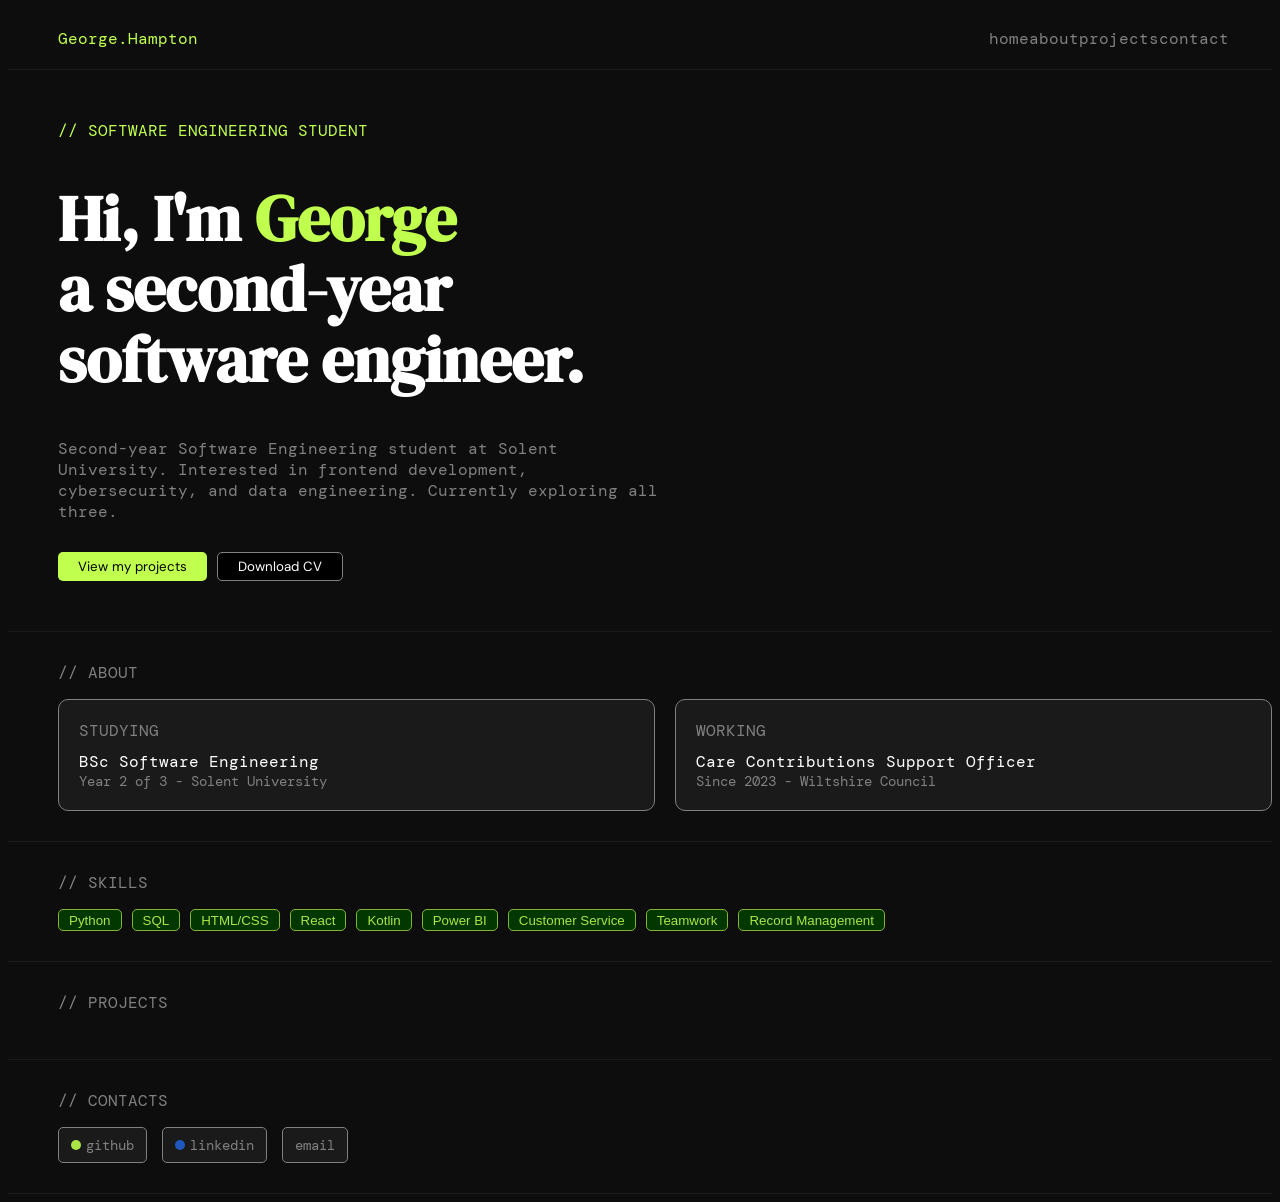
<file: index.html>
<!DOCTYPE html>
<html lang="en">
<head>
    <meta charset="UTF-8">
    <meta name="viewport" content="width=device-width, initial-scale=1.0">
    <link rel="preconnect" href="https://fonts.googleapis.com">
    <link rel="preconnect" href="https://fonts.gstatic.com" crossorigin>
    <link href="https://fonts.googleapis.com/css2?family=DM+Sans&display=swap" rel="stylesheet">
    <link href="https://fonts.googleapis.com/css2?family=DM+Mono&display=swap" rel="stylesheet">
    <link href="https://fonts.googleapis.com/css2?family=DM+Serif+Display&display=swap" rel="stylesheet">
    <link rel="stylesheet" href="styles/styles.css">
    <title>Portfolio Site</title>
</head>
<body>
    <div class="navigation_bar">
        <p class="title">George.Hampton</p>
        <nav class="navigation_buttons">
            <a class="nav_button" href="index.html">home</a>
            <a class="nav_button" href="about.html">about</a>
            <a class="nav_button" href="projects.html">projects</a>
            <a class="nav_button" href="contact.html">contact</a>
        </nav>
    </div>

    <div class="welcome_box">
        <div class="comments">// SOFTWARE ENGINEERING STUDENT</div>
        <div class="welcome_text">
            <h1>
                Hi, I'm <em>George</em>
                <br>
                a second-year
                <br>
                software engineer.
            </h1>
        </div>
        <div class="summary">
            Second-year Software Engineering student at Solent University. Interested in frontend development, cybersecurity, and data engineering. Currently exploring all three.
        </div>
        <div id="main_buttons">
            <button id="main_projects_btn">View my projects</button>
            <button id="main_CV_btn">Download CV</button>
        </div>
    </div>
    <div class="info_container">
        <p class="subtitle">// ABOUT</p>
        <div class="card_container">
            <div class="card">
                <div class="card_type">
                    STUDYING
                </div>
                <div class="card_title">
                    BSc Software Engineering
                </div>
                <div class="card_description">
                    Year 2 of 3 - Solent University
                </div>
            </div>

            <div class="card">
                <div class="card_type">
                    WORKING
                </div>
                <div class="card_title">
                    Care Contributions Support Officer
                </div>
                <div class="card_description">
                    Since 2023 - Wiltshire Council
                </div>
            </div>
        </div>
    </div>

    <div class="info_container">
        <p class="subtitle">// SKILLS</p>
        <div id="skills_container">
            <button class="skills_btn">Python</button>
            <button class="skills_btn">SQL</button>
            <button class="skills_btn">HTML/CSS</button>
            <button class="skills_btn">React</button>
            <button class="skills_btn">Kotlin</button>
            <button class="skills_btn">Power BI</button>
            <button class="skills_btn">Customer Service</button>
            <button class="skills_btn">Teamwork</button>
            <button class="skills_btn">Record Management</button>
        </div>
    </div>

    <div class="info_container">
        <p class="subtitle">// PROJECTS</p>

    </div>
    <div class="info_container">
        <p class="subtitle">// CONTACTS</p>
        <div id="contacts_container">
            <a class="contact_btn" href="https://github.com/Ge021" target="_blank"><div id="green"></div>github</a>
            <a class="contact_btn" href="https://www.linkedin.com/in/george-hampton-37436b2bb/" target="_blank"><div id="blue"></div>linkedin</a>
            <button class="contact_btn">email</button>
        </div>
    </div>

</body>
</html>
</file>
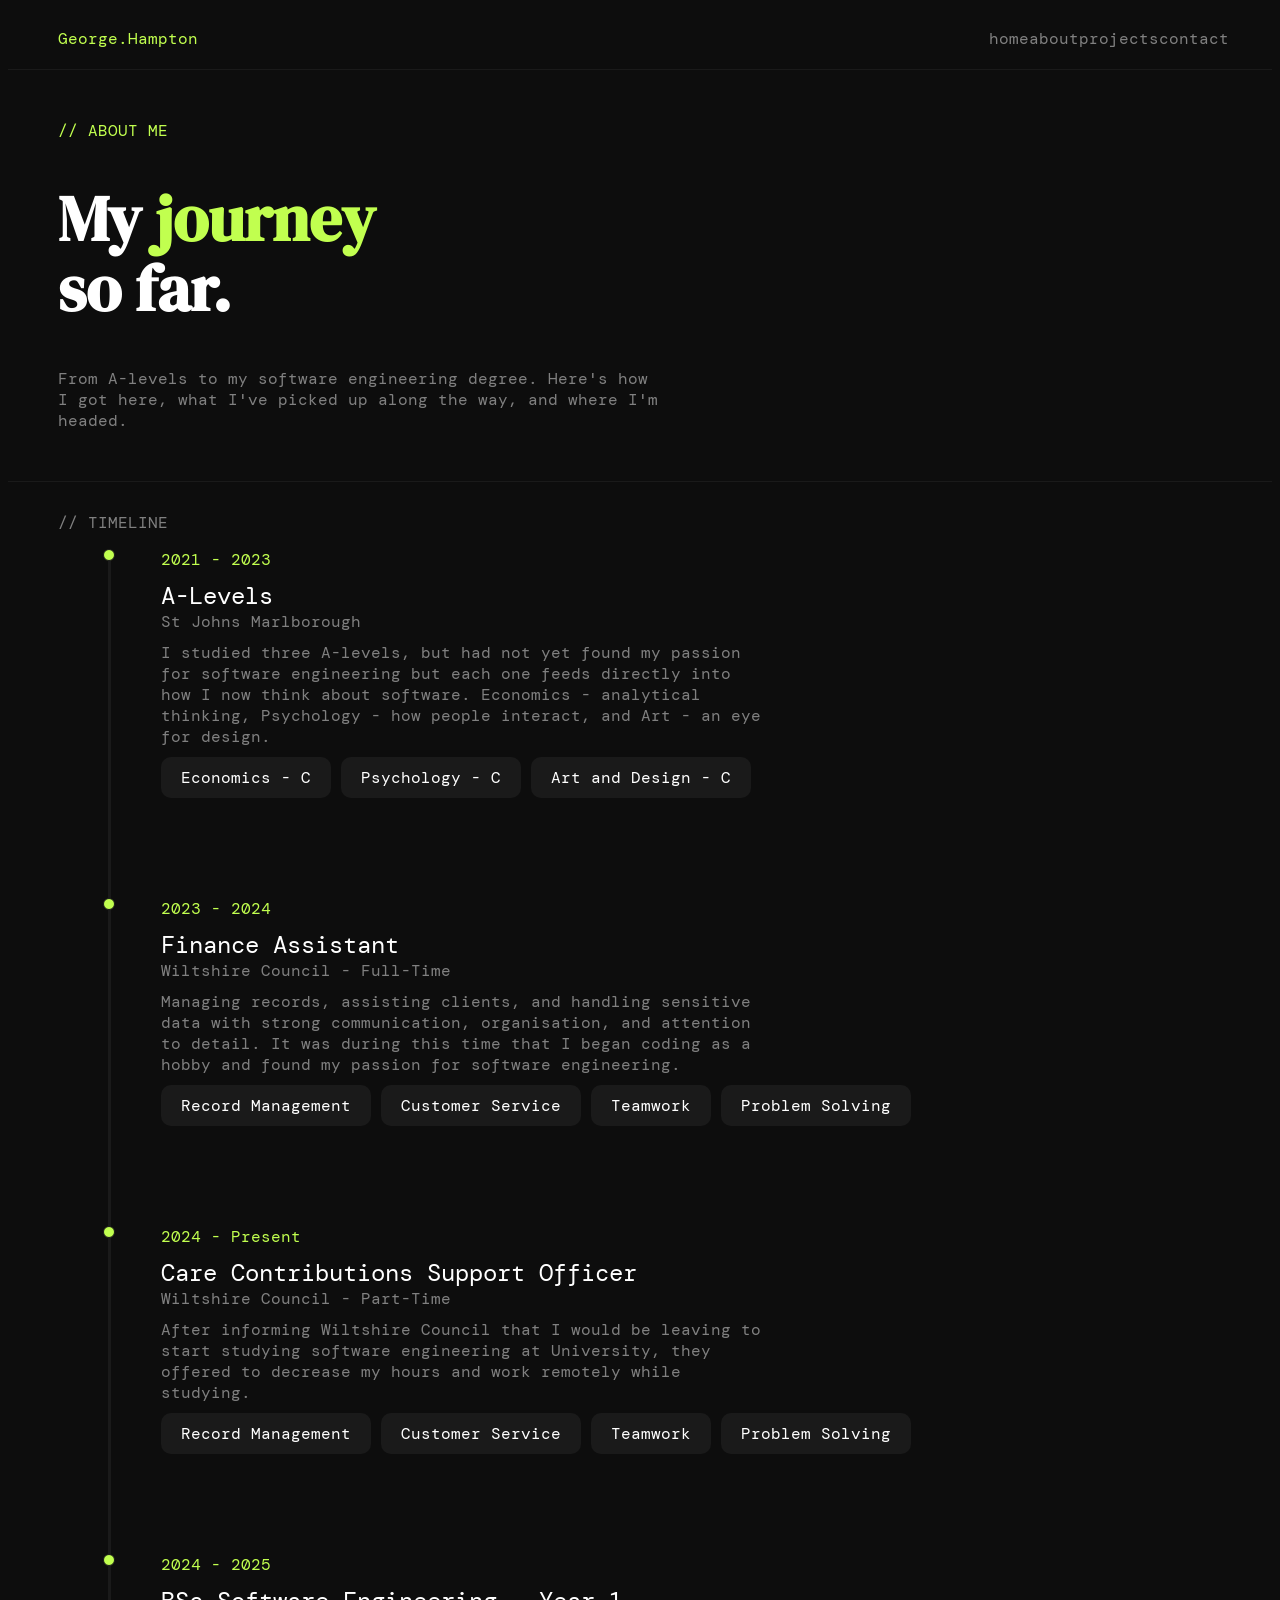
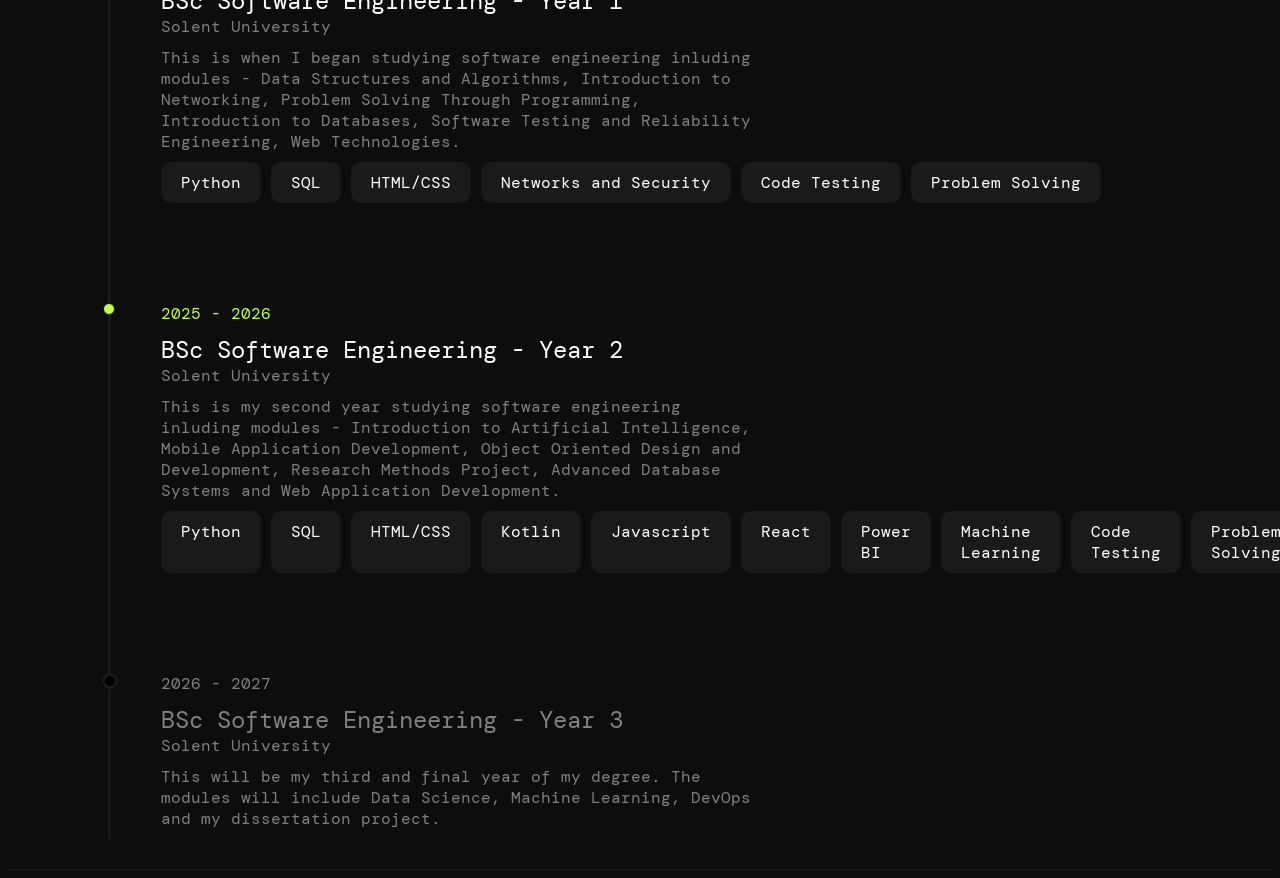
<file: about.html>
<!DOCTYPE html>
<html lang="en">
<head>
    <meta charset="UTF-8">
    <meta name="viewport" content="width=device-width, initial-scale=1.0">
    <link rel="preconnect" href="https://fonts.googleapis.com">
    <link rel="preconnect" href="https://fonts.gstatic.com" crossorigin>
    <link href="https://fonts.googleapis.com/css2?family=DM+Sans&display=swap" rel="stylesheet">
    <link href="https://fonts.googleapis.com/css2?family=DM+Mono&display=swap" rel="stylesheet">
    <link href="https://fonts.googleapis.com/css2?family=DM+Serif+Display&display=swap" rel="stylesheet">
    <link rel="stylesheet" href="styles/styles.css">
    <title>About</title>
</head>
<body>
    <div class="navigation_bar">
        <p class="title">George.Hampton</p>
        <nav class="navigation_buttons">
            <a class="nav_button" href="index.html">home</a>
            <a class="nav_button" href="about.html">about</a>
            <a class="nav_button" href="projects.html">projects</a>
            <a class="nav_button" href="contact.html">contact</a>
        </nav>
    </div>
        <div class="welcome_box">
        <div class="comments">// ABOUT ME</div>
        <div class="welcome_text">
            <h1>
                My <em>journey</em>
                <br>
                so far.
            </h1>
        </div>
        <div class="summary">
            From A-levels to my software engineering degree. Here's how I got here, what I've picked up along the way, and where I'm headed.
        </div>
    </div>

    <div class="info_container">
        <p class="subtitle">// TIMELINE</p>
        <div id="timeline">
            <div class="timeline_entry">
                <div class="entry_dot"></div>
                <div class="entry_year">2021 - 2023</div>
                <div class="entry_title">A-Levels</div>
                <div class="entry_sub">St Johns Marlborough</div>
                <div class="entry_description">I studied three A-levels, but had not yet found my passion for software engineering but each one feeds directly into how I now think about software. Economics - analytical thinking, Psychology - how people interact, and Art - an eye for design.</div>
                <div class="skills_container">
                    <div class="skill">Economics - C</div>
                    <div class="skill">Psychology - C</div>
                    <div class="skill">Art and Design - C</div>
                </div>
            </div>

            <div class="timeline_entry">
                <div class="entry_dot"></div>
                <div class="entry_year">2023 - 2024</div>
                <div class="entry_title">Finance Assistant</div>
                <div class="entry_sub">Wiltshire Council - Full-Time</div>
                <div class="entry_description">Managing records, assisting clients, and handling sensitive data with strong communication, organisation, and attention to detail. It was during this time that I began coding as a hobby and found my passion for software engineering.</div>
                <div class="skills_container">
                    <div class="skill">Record Management</div>
                    <div class="skill">Customer Service</div>
                    <div class="skill">Teamwork</div>
                    <div class="skill">Problem Solving</div>
                </div>
            </div>
            <div class="timeline_entry">
                <div class="entry_dot"></div>
                <div class="entry_year">2024 - Present</div>
                <div class="entry_title">Care Contributions Support Officer</div>
                <div class="entry_sub">Wiltshire Council - Part-Time</div>
                <div class="entry_description">After informing Wiltshire Council that I would be leaving to start studying software engineering at University, they offered to decrease my hours and work remotely while studying.</div>
                <div class="skills_container">
                    <div class="skill">Record Management</div>
                    <div class="skill">Customer Service</div>
                    <div class="skill">Teamwork</div>
                    <div class="skill">Problem Solving</div>
                </div>
            </div>
            <div class="timeline_entry">
                <div class="entry_dot"></div>
                <div class="entry_year">2024 - 2025</div>
                <div class="entry_title">BSc Software Engineering - Year 1</div>
                <div class="entry_sub">Solent University</div>
                <div class="entry_description">This is when I began studying software engineering inluding modules - Data Structures and Algorithms, Introduction to Networking, Problem Solving Through Programming, Introduction to Databases, Software Testing and Reliability Engineering, Web Technologies.</div>
                <div class="skills_container">
                    <div class="skill">Python</div>
                    <div class="skill">SQL</div>
                    <div class="skill">HTML/CSS</div>
                    <div class="skill">Networks and Security</div>
                    <div class="skill">Code Testing</div>
                    <div class="skill">Problem Solving</div>
                </div>
            </div>
            <div class="timeline_entry">
                <div class="entry_dot"></div>
                <div class="entry_year">2025 - 2026</div>
                <div class="entry_title">BSc Software Engineering - Year 2</div>
                <div class="entry_sub">Solent University</div>
                <div class="entry_description">This is my second year studying software engineering inluding modules - Introduction to Artificial Intelligence, Mobile Application Development, Object Oriented Design and Development, Research Methods Project, Advanced Database Systems and Web Application Development.</div>
                <div class="skills_container">
                    <div class="skill">Python</div>
                    <div class="skill">SQL</div>
                    <div class="skill">HTML/CSS</div>
                    <div class="skill">Kotlin</div>
                    <div class="skill">Javascript</div>
                    <div class="skill">React</div>
                    <div class="skill">Power BI</div>
                    <div class="skill">Machine Learning</div>
                    <div class="skill">Code Testing</div>
                    <div class="skill">Problem Solving</div>
                </div>
            </div>
            <div class="timeline_entry">
                <div class="entry_dot" id="todo_dot"></div>
                <div class="entry_year" id="todo_year">2026 - 2027</div>
                <div class="entry_title" id="todo_title">BSc Software Engineering - Year 3</div>
                <div class="entry_sub" id="todo_sub">Solent University</div>
                <div class="entry_description" id="todo_desc">This will be my third and final year of my degree. The modules will include Data Science, Machine Learning, DevOps and my dissertation project.</div>
                <div class="skills_container">
                </div>
            </div>
        </div>
    </div>

</body>
</html>
</file>
<file: styles/styles.css>
body {
    background:#0d0d0d;
    font-family: 'DM Mono', serif;
    color: white;
}

a {
    text-decoration: none;
}

.title {
    color: #C1FF4F;
    margin: 0;
}

em {
    color: #C1FF4F;
    font-style: normal;
}

.welcome_box {
        padding: 50px 50px;
        border-bottom: 1px solid #1a1a1a;
}

.comments {
    color: #C1FF4F;
}

.welcome_text {
    font-family: 'DM Serif Display', serif;
    line-height: 1.1;
    font-size: 2rem;
}

.navigation_bar {
    display: flex;
    justify-content: space-between;
    border-bottom: 1px solid #1a1a1a;
    font-size: 1rem;
    padding: 20px 50px;
}

.navigation_buttons {
    display: flex;
    justify-content: space-evenly;
    width: 20%;
    display: flex;
}

.nav_button {
    height: auto;
    width: auto;
    background: none;
    color: gray;
    border: none;
    font-size: 1rem;
}

.nav_button:hover {
    color: #ffff;
    cursor: pointer;
}

.summary {
    width: 600px;
    color: gray;
}

#main_buttons {
    display: flex;
    gap: 10px;
    padding-top: 30px;
}

#main_projects_btn {
    padding: 5px 20px;
    background: #C1FF4F;
    color: #000000;
    font-family: 'DM Sans';
    border: none;
    border-radius: 5px;
}

#main_projects_btn:hover {
    cursor: pointer;
}

#main_CV_btn {
    padding: 5px 20px;
    background: #000000;
    color: #ffff;
    font-family: 'DM Sans';
    border: 1px solid gray;
    border-radius: 5px;
}

#main_CV_btn:hover {
    cursor: pointer;
}

.info_container {
    color: gray;
    font-size: 1rem;
    padding: 30px 0px 30px 50px;
    border-bottom: 1px solid #1a1a1a;
}
.card_container {
    display: flex;
    justify-content: space-evenly;
    gap: 20px;
}

.card {
    border: 1px solid gray;
    width: 100%;
    padding: 20px;
    border-radius: 10px;
    background: #1a1a1a;
}

.card_type {
    padding-bottom: 10px;
}

.card_title {
    color: #ffff;
}

.card_description {
    font-size: 0.9rem;
}

.subtitle {
    margin: 0;
    padding-bottom: 16px;
}

.skills_btn {
    background: #023800;
    color: #ace446;
    border: 1px solid #86b137;
    border-radius: 5px;
    padding: 2.5px 10px;
}

.skills_btn:hover {
    background: #045f00;
    cursor: pointer;
}

#contacts_container {
    display: flex;
    gap: 15px;
}

.contact_btn{
    font-family: 'DM Mono', serif;
    font-size: 0.9rem;
    display: flex;
    gap: 5px;
    background: #1a1a1a;
    color: grey;
    border-radius: 5px;
    border: 1px solid gray;
    padding: 8px 12px;
    align-items: center;
}

.contact_btn:hover{
    color: lightgray;
    border-color: lightgray;
}

#green {
    border-radius: 10px;
    background-color: #ace446;
    width: 10px;
    height: 10px;
    display: inline-block;
}

#blue {
    border-radius: 10px;
    background-color: #2057bd;
    width: 10px;
    height: 10px;
    display: inline-block;
}

#timeline {
    margin-left: 50px;
    padding-left: 50px;
    border-left: 3px solid #1a1a1a;
}

.timeline_entry {
    position: relative;
}

.entry_dot {
    position: absolute;
    left: -58px;
    top: 0px;
    width: 10px;
    height: 10px;
    background: #C1FF4F;
    border-radius: 10px;
    border: 1px solid #1a1a1a;

}

.entry_year {
    color: #C1FF4F;
}

.entry_title {
    color: #ffff;
    font-size: 1.5rem;
    margin: 10px 0 0 0;
}

.entry_sub {
    margin: 0 0 10px 0;
}

.entry_description {
    width: 600px;
    margin: 0 0 10px 0;
}

.skills_container {
    display: flex;
    gap: 10px;
}

.skill {
    padding: 10px 20px;
    border-radius: 10px;
    color: white;
    background: #1a1a1a;
    margin-bottom: 100px;
}

#todo_dot {
    background-color: #000000;
    border-width: 3px;
    left: -59px;
}

#todo_year {
    color: gray;
}

#todo_title {
    color: gray;
}
</file>
